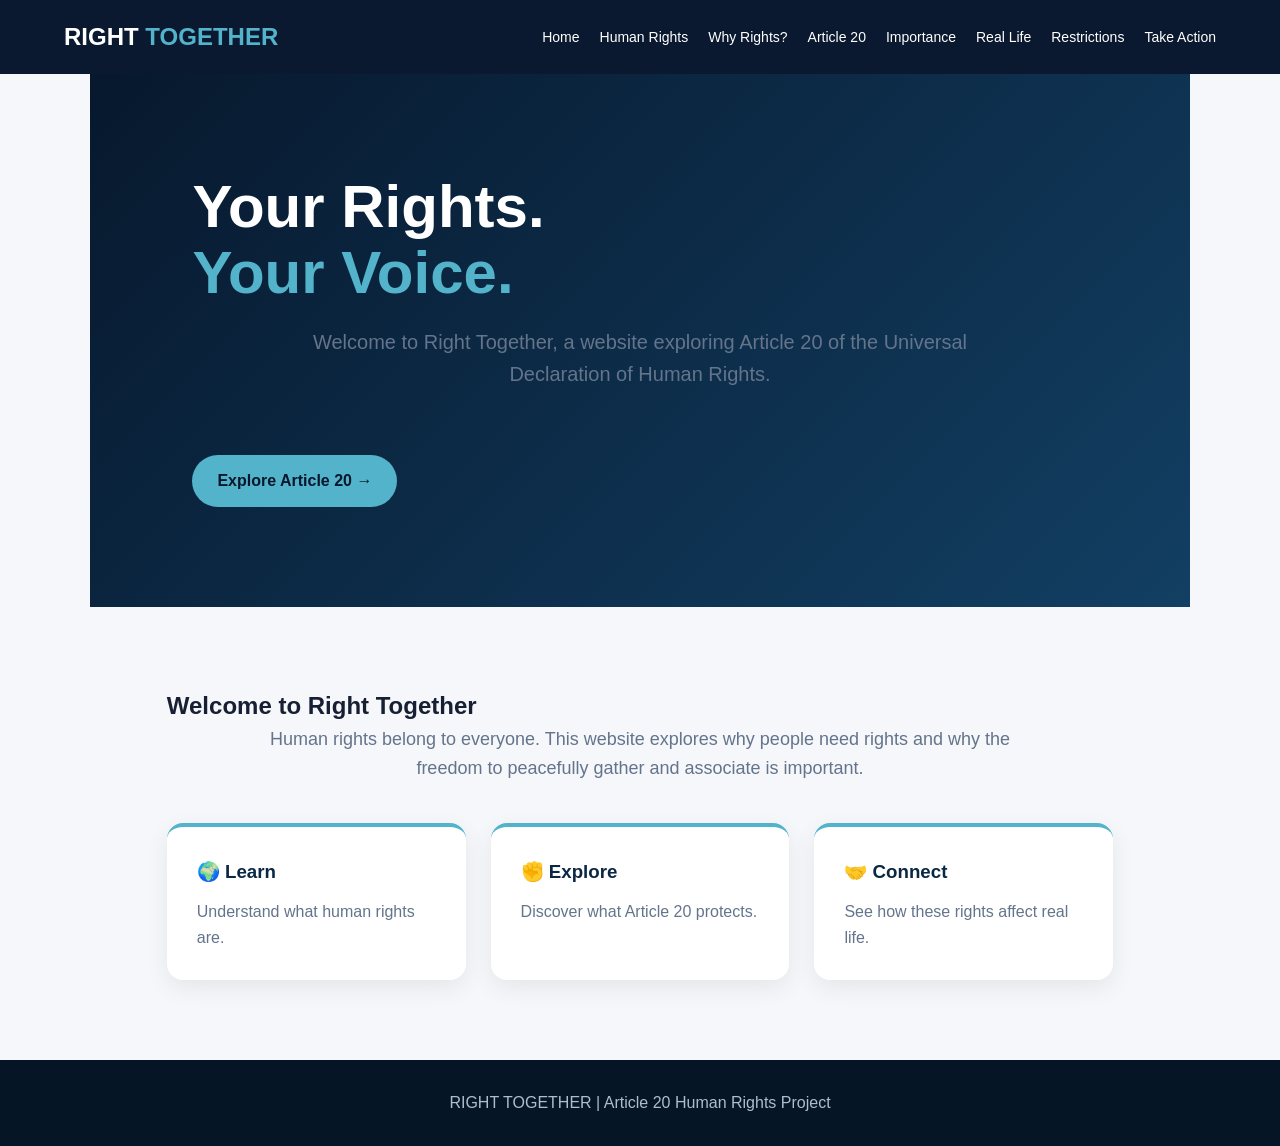
<file: index.html>
<!DOCTYPE html>
<html>
<head>
    <title>Right Together | Home</title>
    <link rel="stylesheet" href="style.css">
</head>

<body>

<nav>
    <h2>RIGHT <span>TOGETHER</span></h2>

    <a href="index.html">Home</a>
    <a href="human-rights.html">Human Rights</a>
    <a href="why-rights.html">Why Rights?</a>
    <a href="article20.html">Article 20</a>
    <a href="importance.html">Importance</a>
    <a href="real-life.html">Real Life</a>
    <a href="restrictions.html">Restrictions</a>
    <a href="take-action.html">Take Action</a>
</nav>

<section class="hero">
    <h1>Your Rights.<br><span>Your Voice.</span></h1>

    <p>
        Welcome to Right Together, a website exploring
        Article 20 of the Universal Declaration of Human Rights.
    </p>

    <a class="button" href="article20.html">
        Explore Article 20 →
    </a>
</section>

<section>
    <h2>Welcome to Right Together</h2>

    <p>
        Human rights belong to everyone. This website explores
        why people need rights and why the freedom to peacefully
        gather and associate is important.
    </p>

    <div class="cards">
        <div class="card">
            <h3>🌍 Learn</h3>
            <p>Understand what human rights are.</p>
        </div>

        <div class="card">
            <h3>✊ Explore</h3>
            <p>Discover what Article 20 protects.</p>
        </div>

        <div class="card">
            <h3>🤝 Connect</h3>
            <p>See how these rights affect real life.</p>
        </div>
    </div>
</section>

<footer>
    RIGHT TOGETHER | Article 20 Human Rights Project
</footer>

</body>
</html>
</file>
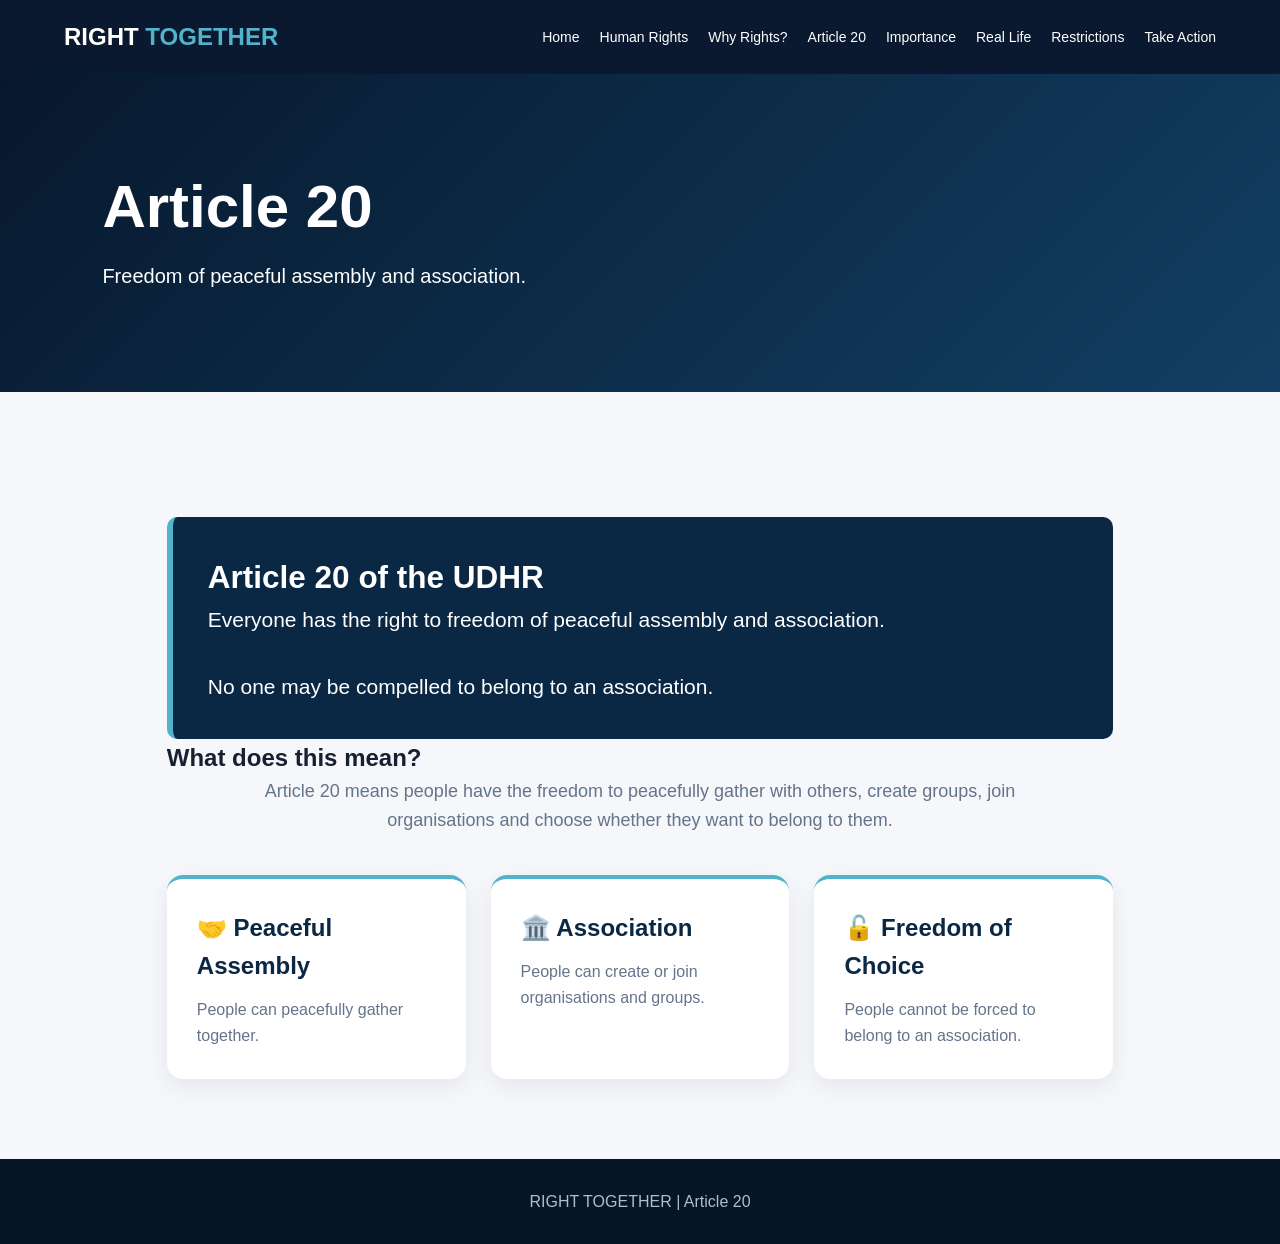
<file: article20.html>
<!DOCTYPE html>
<html>
<head>
    <title>Article 20 | Right Together</title>
    <link rel="stylesheet" href="style.css">
</head>

<body>

<nav>
    <h2>RIGHT <span>TOGETHER</span></h2>

    <a href="index.html">Home</a>
    <a href="human-rights.html">Human Rights</a>
    <a href="why-rights.html">Why Rights?</a>
    <a href="article20.html">Article 20</a>
    <a href="importance.html">Importance</a>
    <a href="real-life.html">Real Life</a>
    <a href="restrictions.html">Restrictions</a>
    <a href="take-action.html">Take Action</a>
</nav>

<header>
    <h1>Article 20</h1>
    <p>Freedom of peaceful assembly and association.</p>
</header>

<section>

    <div class="quote">
        <h2>Article 20 of the UDHR</h2>

        <p>
            Everyone has the right to freedom of peaceful
            assembly and association.
        </p>

        <br>

        <p>
            No one may be compelled to belong to an association.
        </p>
    </div>

    <h2>What does this mean?</h2>

    <p>
        Article 20 means people have the freedom to peacefully
        gather with others, create groups, join organisations
        and choose whether they want to belong to them.
    </p>

    <div class="cards">

        <div class="card">
            <h2>🤝 Peaceful Assembly</h2>
            <p>
                People can peacefully gather together.
            </p>
        </div>

        <div class="card">
            <h2>🏛️ Association</h2>
            <p>
                People can create or join organisations and groups.
            </p>
        </div>

        <div class="card">
            <h2>🔓 Freedom of Choice</h2>
            <p>
                People cannot be forced to belong to an association.
            </p>
        </div>

    </div>

</section>

<footer>
    RIGHT TOGETHER | Article 20
</footer>

</body>
</html>
</file>
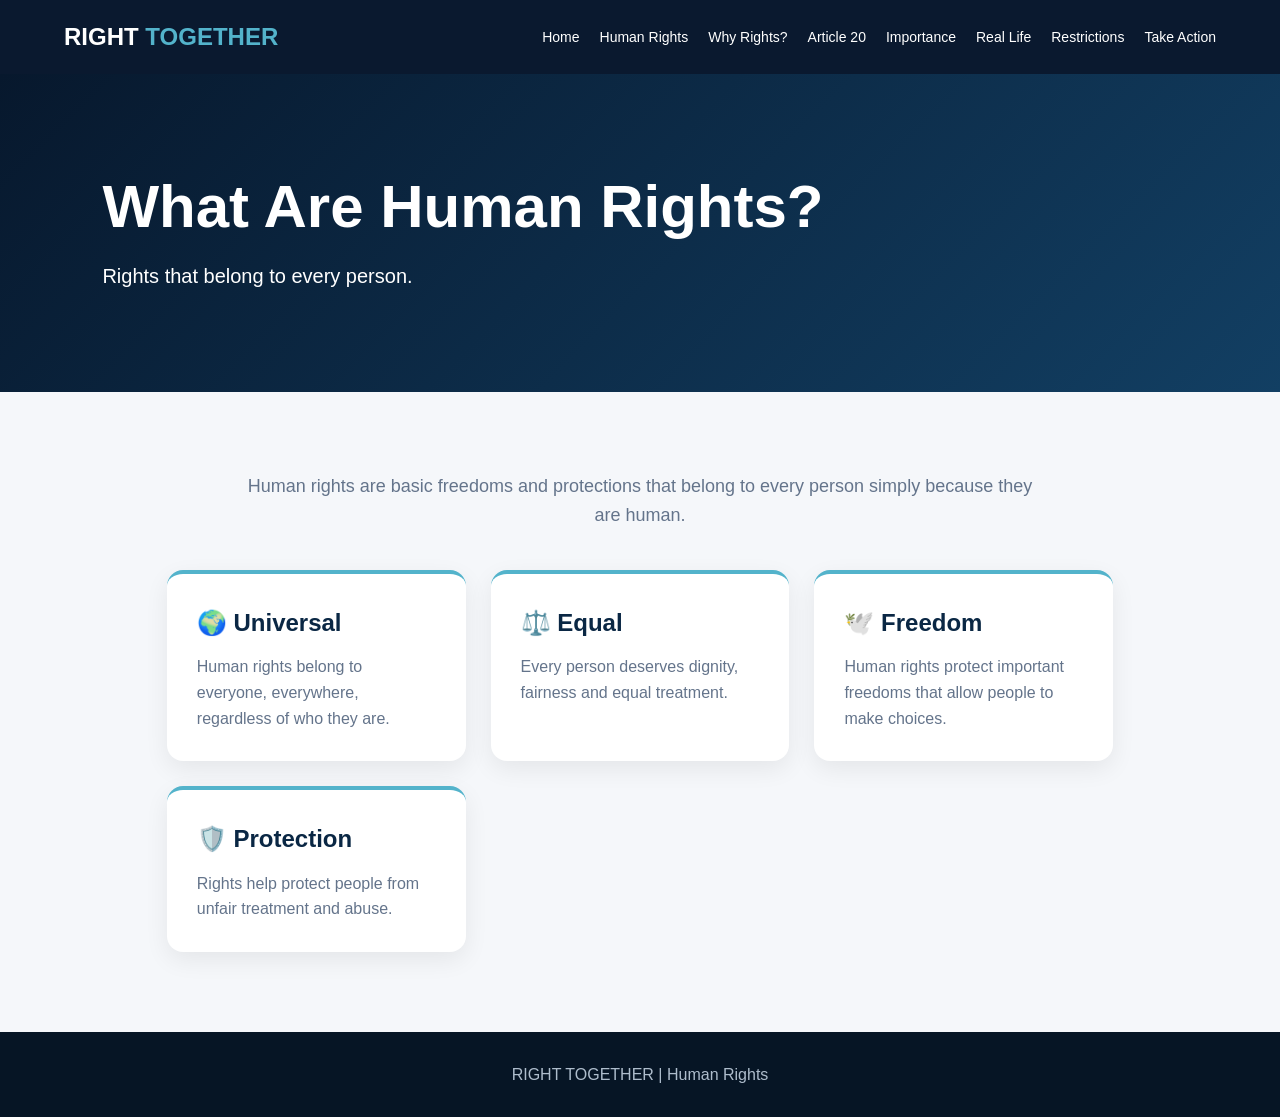
<file: human-right.html>
<!DOCTYPE html>
<html>
<head>
    <title>What Are Human Rights?</title>
    <link rel="stylesheet" href="style.css">
</head>

<body>

<nav>
    <h2>RIGHT <span>TOGETHER</span></h2>

    <a href="index.html">Home</a>
    <a href="human-rights.html">Human Rights</a>
    <a href="why-rights.html">Why Rights?</a>
    <a href="article20.html">Article 20</a>
    <a href="importance.html">Importance</a>
    <a href="real-life.html">Real Life</a>
    <a href="restrictions.html">Restrictions</a>
    <a href="take-action.html">Take Action</a>
</nav>

<header>
    <h1>What Are Human Rights?</h1>
    <p>Rights that belong to every person.</p>
</header>

<section>

    <p>
        Human rights are basic freedoms and protections that
        belong to every person simply because they are human.
    </p>

    <div class="cards">

        <div class="card">
            <h2>🌍 Universal</h2>
            <p>
                Human rights belong to everyone, everywhere,
                regardless of who they are.
            </p>
        </div>

        <div class="card">
            <h2>⚖️ Equal</h2>
            <p>
                Every person deserves dignity, fairness and
                equal treatment.
            </p>
        </div>

        <div class="card">
            <h2>🕊️ Freedom</h2>
            <p>
                Human rights protect important freedoms that
                allow people to make choices.
            </p>
        </div>

        <div class="card">
            <h2>🛡️ Protection</h2>
            <p>
                Rights help protect people from unfair treatment
                and abuse.
            </p>
        </div>

    </div>

</section>

<footer>
    RIGHT TOGETHER | Human Rights
</footer>

</body>
</html>
</file>
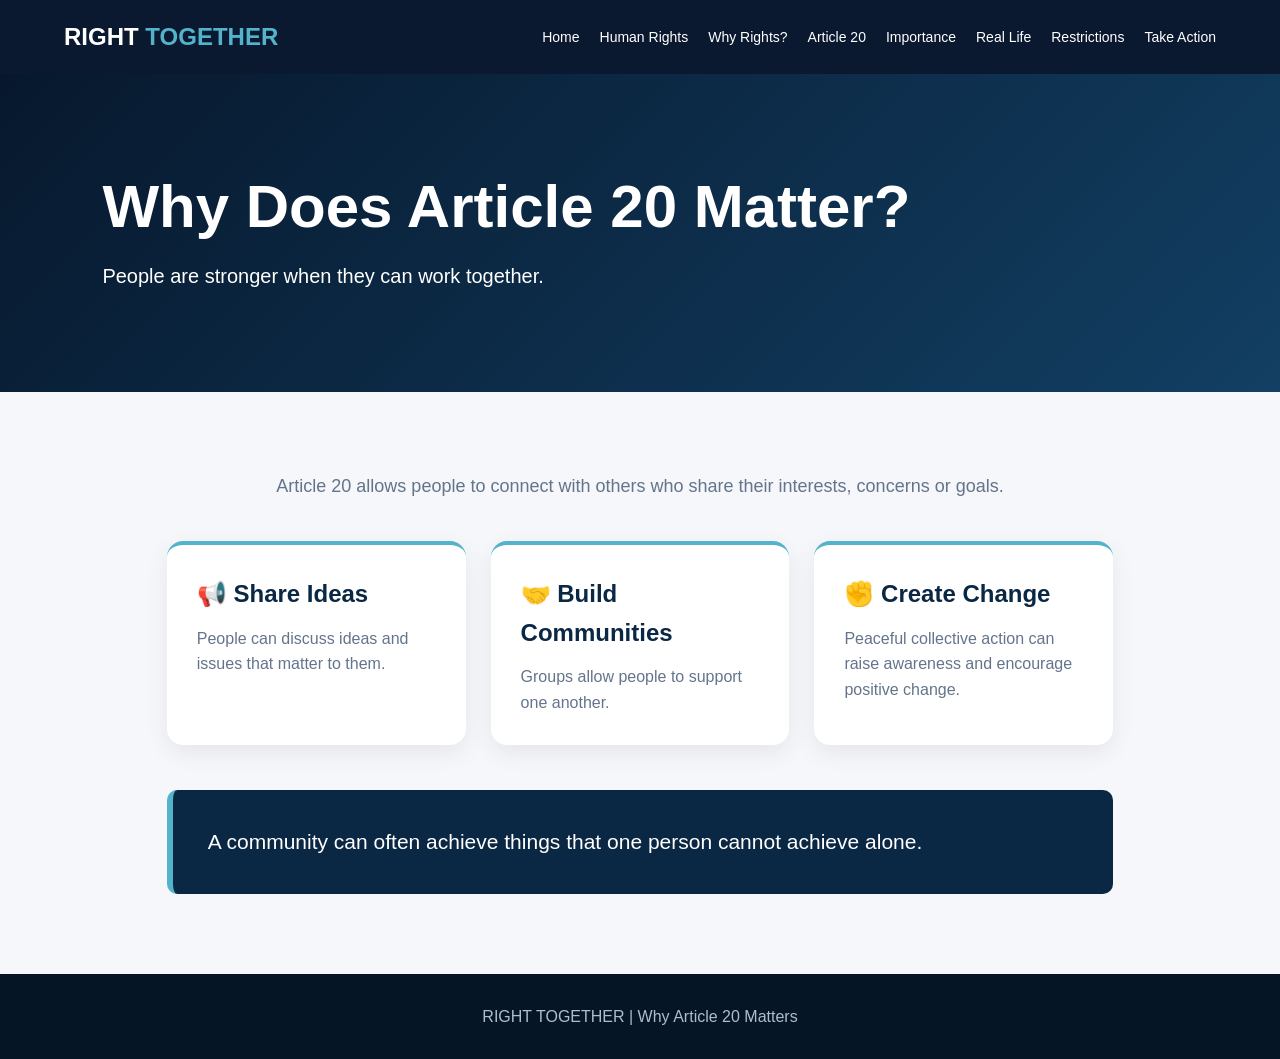
<file: importance.html>
<!DOCTYPE html>
<html>
<head>
    <title>Why Article 20 Matters</title>
    <link rel="stylesheet" href="style.css">
</head>

<body>

<nav>
    <h2>RIGHT <span>TOGETHER</span></h2>

    <a href="index.html">Home</a>
    <a href="human-rights.html">Human Rights</a>
    <a href="why-rights.html">Why Rights?</a>
    <a href="article20.html">Article 20</a>
    <a href="importance.html">Importance</a>
    <a href="real-life.html">Real Life</a>
    <a href="restrictions.html">Restrictions</a>
    <a href="take-action.html">Take Action</a>
</nav>

<header>
    <h1>Why Does Article 20 Matter?</h1>
    <p>People are stronger when they can work together.</p>
</header>

<section>

    <p>
        Article 20 allows people to connect with others who share
        their interests, concerns or goals.
    </p>

    <div class="cards">

        <div class="card">
            <h2>📢 Share Ideas</h2>
            <p>
                People can discuss ideas and issues that matter
                to them.
            </p>
        </div>

        <div class="card">
            <h2>🤝 Build Communities</h2>
            <p>
                Groups allow people to support one another.
            </p>
        </div>

        <div class="card">
            <h2>✊ Create Change</h2>
            <p>
                Peaceful collective action can raise awareness
                and encourage positive change.
            </p>
        </div>

    </div>

    <div class="quote">
        A community can often achieve things that one person
        cannot achieve alone.
    </div>

</section>

<footer>
    RIGHT TOGETHER | Why Article 20 Matters
</footer>

</body>
</html>
</file>
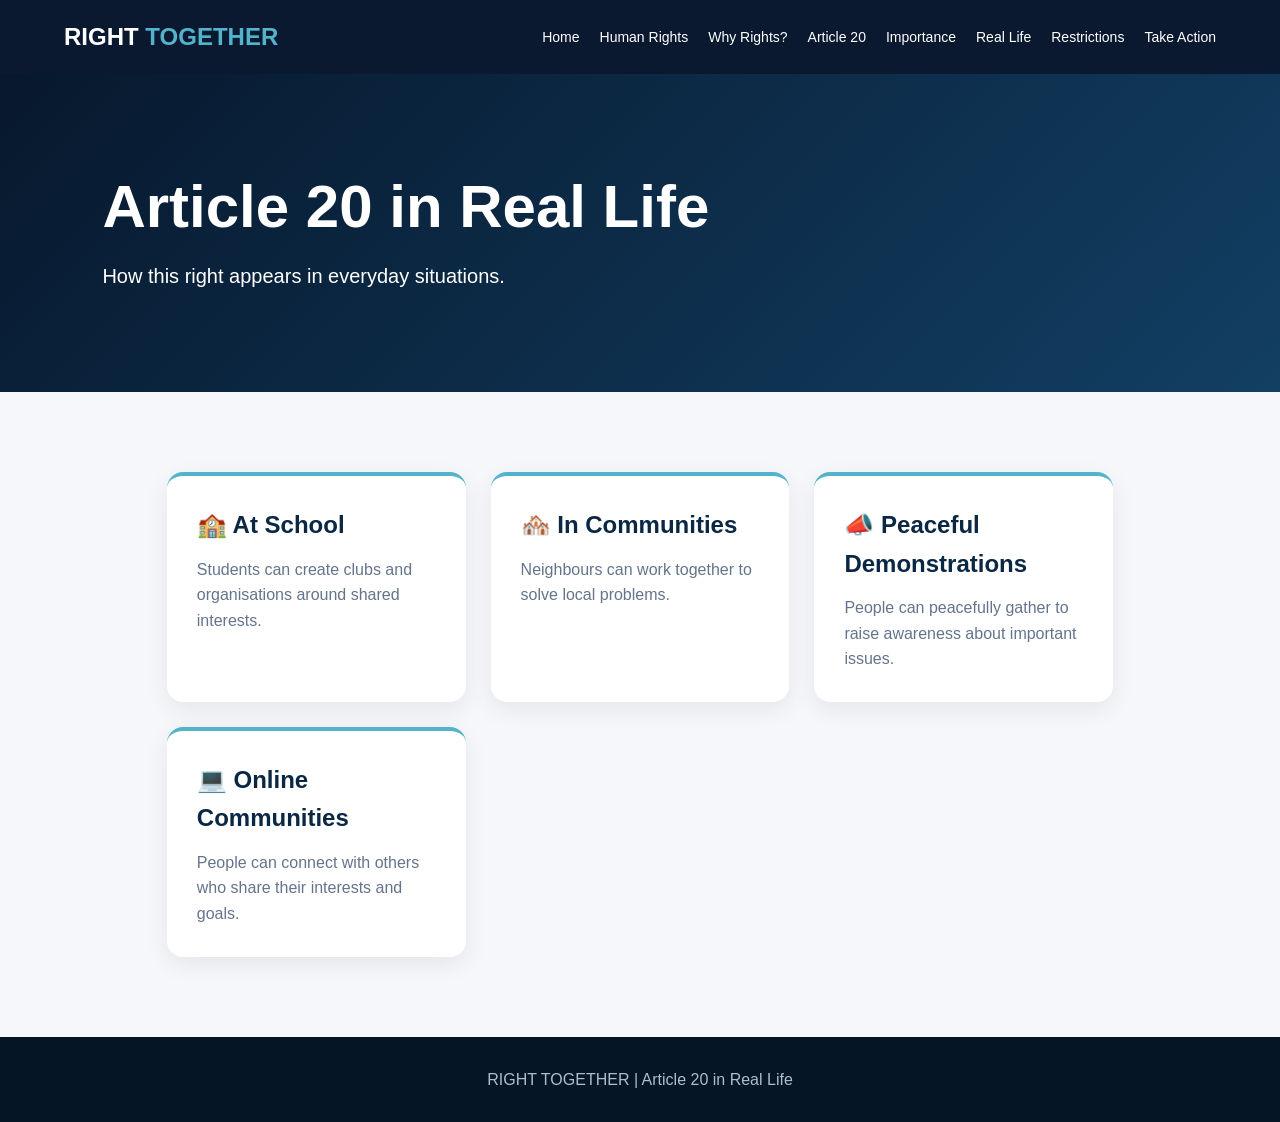
<file: real-life.html>
<!DOCTYPE html>
<html>
<head>
    <title>Article 20 in Real Life</title>
    <link rel="stylesheet" href="style.css">
</head>

<body>

<nav>
    <h2>RIGHT <span>TOGETHER</span></h2>

    <a href="index.html">Home</a>
    <a href="human-rights.html">Human Rights</a>
    <a href="why-rights.html">Why Rights?</a>
    <a href="article20.html">Article 20</a>
    <a href="importance.html">Importance</a>
    <a href="real-life.html">Real Life</a>
    <a href="restrictions.html">Restrictions</a>
    <a href="take-action.html">Take Action</a>
</nav>

<header>
    <h1>Article 20 in Real Life</h1>
    <p>How this right appears in everyday situations.</p>
</header>

<section>

    <div class="cards">

        <div class="card">
            <h2>🏫 At School</h2>
            <p>
                Students can create clubs and organisations
                around shared interests.
            </p>
        </div>

        <div class="card">
            <h2>🏘️ In Communities</h2>
            <p>
                Neighbours can work together to solve
                local problems.
            </p>
        </div>

        <div class="card">
            <h2>📣 Peaceful Demonstrations</h2>
            <p>
                People can peacefully gather to raise awareness
                about important issues.
            </p>
        </div>

        <div class="card">
            <h2>💻 Online Communities</h2>
            <p>
                People can connect with others who share
                their interests and goals.
            </p>
        </div>

    </div>

</section>

<footer>
    RIGHT TOGETHER | Article 20 in Real Life
</footer>

</body>
</html>
</file>
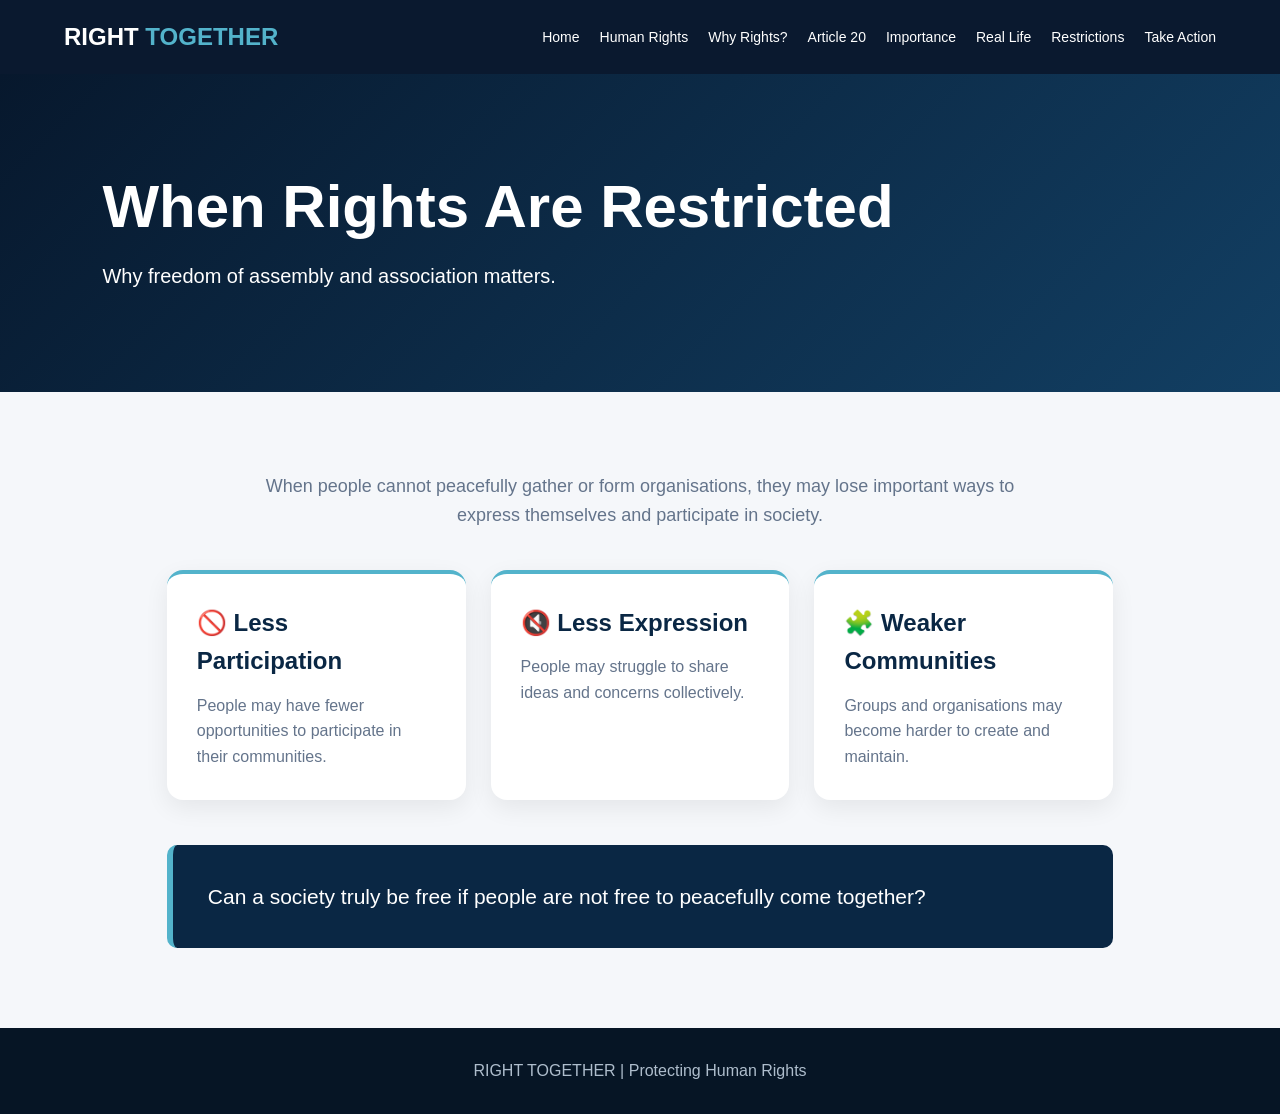
<file: restrictions.html>
<!DOCTYPE html>
<html>
<head>
    <title>When Rights Are Restricted</title>
    <link rel="stylesheet" href="style.css">
</head>

<body>

<nav>
    <h2>RIGHT <span>TOGETHER</span></h2>

    <a href="index.html">Home</a>
    <a href="human-rights.html">Human Rights</a>
    <a href="why-rights.html">Why Rights?</a>
    <a href="article20.html">Article 20</a>
    <a href="importance.html">Importance</a>
    <a href="real-life.html">Real Life</a>
    <a href="restrictions.html">Restrictions</a>
    <a href="take-action.html">Take Action</a>
</nav>

<header>
    <h1>When Rights Are Restricted</h1>
    <p>Why freedom of assembly and association matters.</p>
</header>

<section>

    <p>
        When people cannot peacefully gather or form organisations,
        they may lose important ways to express themselves and
        participate in society.
    </p>

    <div class="cards">

        <div class="card">
            <h2>🚫 Less Participation</h2>
            <p>
                People may have fewer opportunities to participate
                in their communities.
            </p>
        </div>

        <div class="card">
            <h2>🔇 Less Expression</h2>
            <p>
                People may struggle to share ideas and concerns
                collectively.
            </p>
        </div>

        <div class="card">
            <h2>🧩 Weaker Communities</h2>
            <p>
                Groups and organisations may become harder
                to create and maintain.
            </p>
        </div>

    </div>

    <div class="quote">
        Can a society truly be free if people are not free
        to peacefully come together?
    </div>

</section>

<footer>
    RIGHT TOGETHER | Protecting Human Rights
</footer>

</body>
</html>
</file>
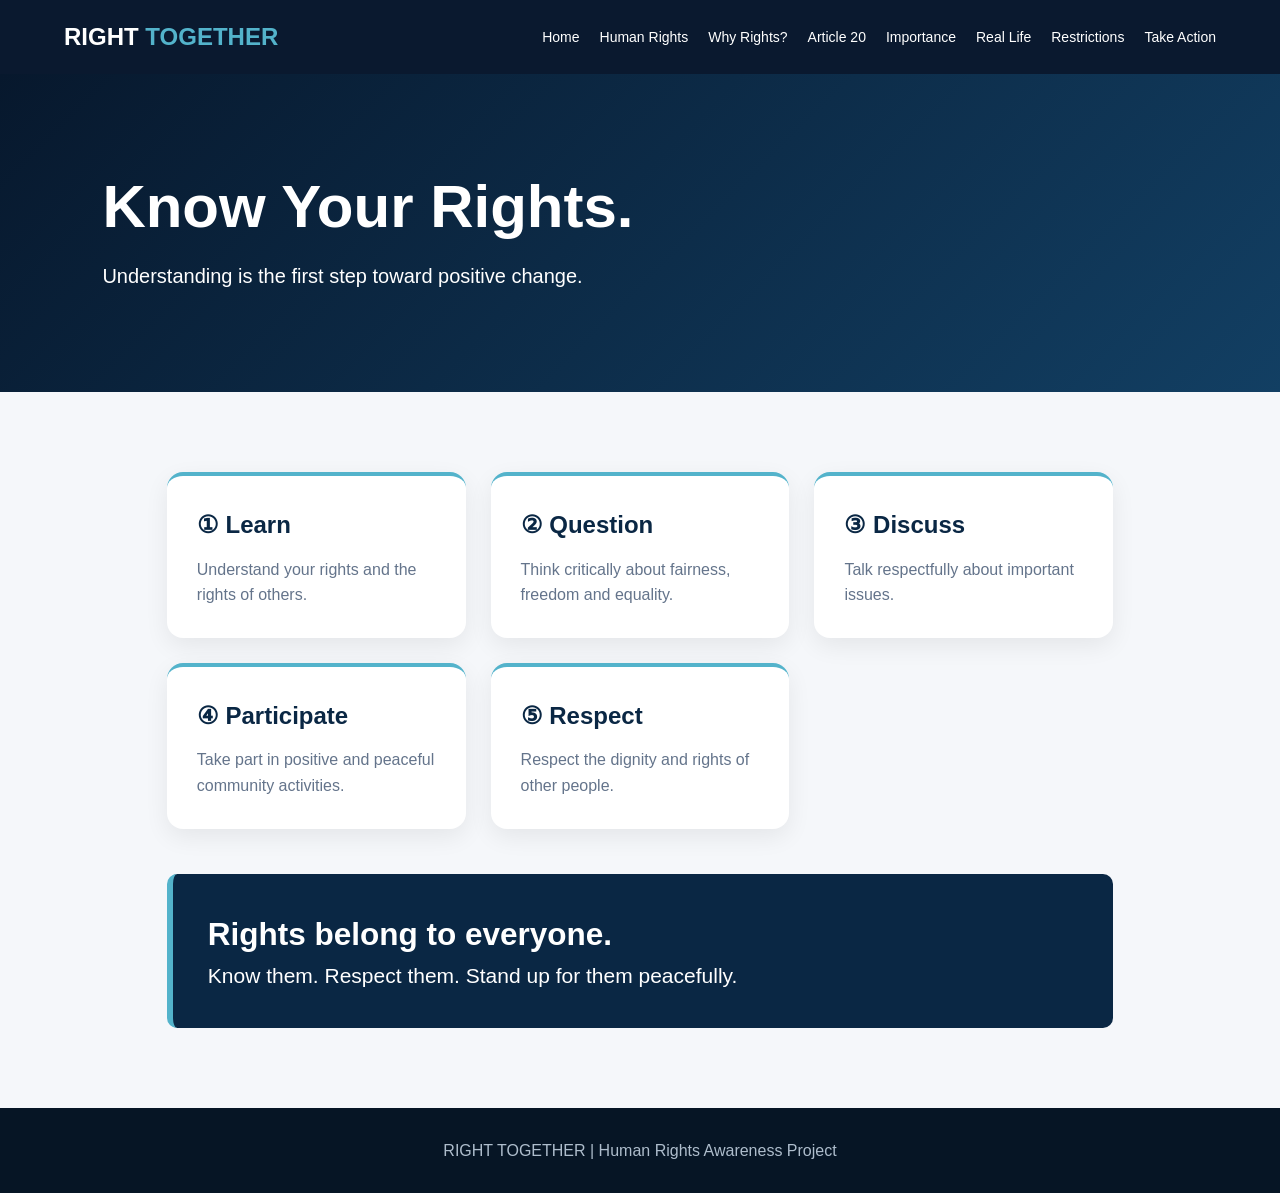
<file: take-action.html>
<!DOCTYPE html>
<html>
<head>
    <title>Take Action | Right Together</title>
    <link rel="stylesheet" href="style.css">
</head>

<body>

<nav>
    <h2>RIGHT <span>TOGETHER</span></h2>

    <a href="index.html">Home</a>
    <a href="human-rights.html">Human Rights</a>
    <a href="why-rights.html">Why Rights?</a>
    <a href="article20.html">Article 20</a>
    <a href="importance.html">Importance</a>
    <a href="real-life.html">Real Life</a>
    <a href="restrictions.html">Restrictions</a>
    <a href="take-action.html">Take Action</a>
</nav>

<header>
    <h1>Know Your Rights.</h1>
    <p>Understanding is the first step toward positive change.</p>
</header>

<section>

    <div class="cards">

        <div class="card">
            <h2>① Learn</h2>
            <p>
                Understand your rights and the rights of others.
            </p>
        </div>

        <div class="card">
            <h2>② Question</h2>
            <p>
                Think critically about fairness, freedom and equality.
            </p>
        </div>

        <div class="card">
            <h2>③ Discuss</h2>
            <p>
                Talk respectfully about important issues.
            </p>
        </div>

        <div class="card">
            <h2>④ Participate</h2>
            <p>
                Take part in positive and peaceful community activities.
            </p>
        </div>

        <div class="card">
            <h2>⑤ Respect</h2>
            <p>
                Respect the dignity and rights of other people.
            </p>
        </div>

    </div>

    <div class="quote">
        <h2>Rights belong to everyone.</h2>
        <p>
            Know them. Respect them. Stand up for them peacefully.
        </p>
    </div>

</section>

<footer>
    RIGHT TOGETHER | Human Rights Awareness Project
</footer>

</body>
</html>
</file>
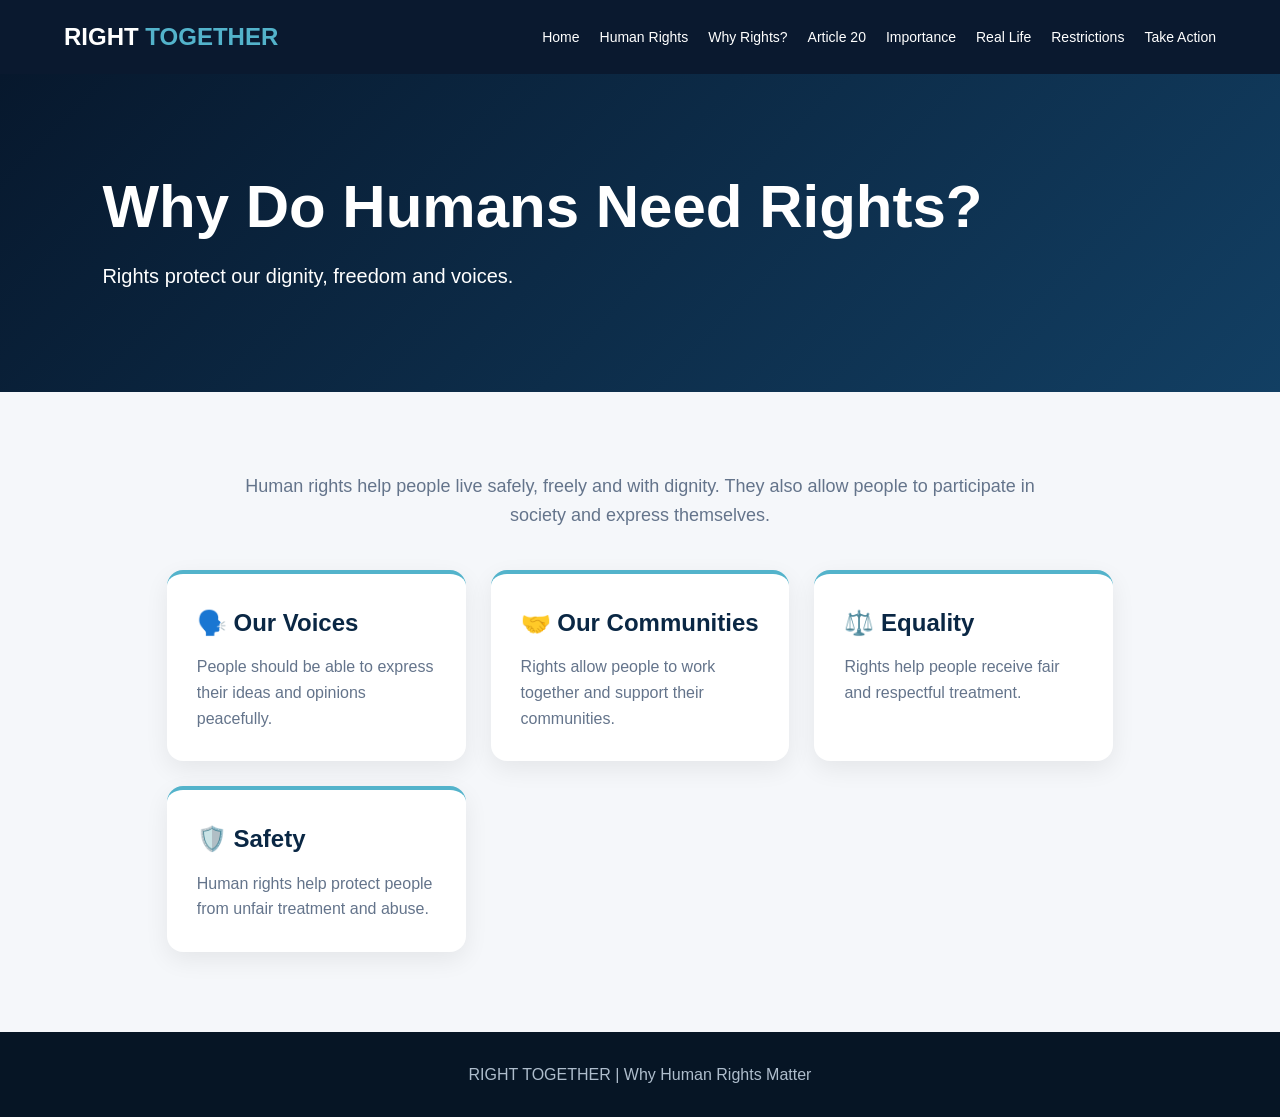
<file: why-rights.html>
<!DOCTYPE html>
<html>
<head>
    <title>Why Do Humans Need Rights?</title>
    <link rel="stylesheet" href="style.css">
</head>

<body>

<nav>
    <h2>RIGHT <span>TOGETHER</span></h2>

    <a href="index.html">Home</a>
    <a href="human-rights.html">Human Rights</a>
    <a href="why-rights.html">Why Rights?</a>
    <a href="article20.html">Article 20</a>
    <a href="importance.html">Importance</a>
    <a href="real-life.html">Real Life</a>
    <a href="restrictions.html">Restrictions</a>
    <a href="take-action.html">Take Action</a>
</nav>

<header>
    <h1>Why Do Humans Need Rights?</h1>
    <p>Rights protect our dignity, freedom and voices.</p>
</header>

<section>

    <p>
        Human rights help people live safely, freely and with
        dignity. They also allow people to participate in society
        and express themselves.
    </p>

    <div class="cards">

        <div class="card">
            <h2>🗣️ Our Voices</h2>
            <p>
                People should be able to express their ideas
                and opinions peacefully.
            </p>
        </div>

        <div class="card">
            <h2>🤝 Our Communities</h2>
            <p>
                Rights allow people to work together and support
                their communities.
            </p>
        </div>

        <div class="card">
            <h2>⚖️ Equality</h2>
            <p>
                Rights help people receive fair and respectful
                treatment.
            </p>
        </div>

        <div class="card">
            <h2>🛡️ Safety</h2>
            <p>
                Human rights help protect people from unfair
                treatment and abuse.
            </p>
        </div>

    </div>

</section>

<footer>
    RIGHT TOGETHER | Why Human Rights Matter
</footer>

</body>
</html>
</file>
<file: style.css>
* {
    margin: 0;
    padding: 0;
    box-sizing: border-box;
}

body {
    font-family: Arial, sans-serif;
    background: #f5f7fa;
    color: #172033;
    line-height: 1.6;
}

nav {
    background: #0a192f;
    padding: 18px 5%;
    display: flex;
    align-items: center;
    gap: 20px;
    flex-wrap: wrap;
}

nav h2 {
    color: white;
    margin-right: auto;
}

nav h2 span {
    color: #53b3cb;
}

nav a {
    color: white;
    text-decoration: none;
    font-size: 14px;
}

nav a:hover {
    color: #53b3cb;
}

.hero,
header {
    background: linear-gradient(135deg, #07182d, #123f63);
    color: white;
    padding: 100px 8%;
}

.hero h1,
header h1 {
    font-size: 60px;
    line-height: 1.1;
    margin-bottom: 20px;
}

.hero h1 span {
    color: #53b3cb;
}

.hero p,
header p {
    font-size: 20px;
    max-width: 700px;
}

.button {
    display: inline-block;
    margin-top: 25px;
    padding: 13px 25px;
    background: #53b3cb;
    color: #07182d;
    border-radius: 30px;
    text-decoration: none;
    font-weight: bold;
}

section {
    max-width: 1100px;
    margin: auto;
    padding: 80px 6%;
}

section > p {
    max-width: 800px;
    margin: 0 auto 40px;
    text-align: center;
    font-size: 18px;
    color: #64748b;
}

.cards {
    display: grid;
    grid-template-columns: repeat(auto-fit, minmax(230px, 1fr));
    gap: 25px;
}

.card {
    background: white;
    padding: 30px;
    border-radius: 16px;
    border-top: 4px solid #53b3cb;
    box-shadow: 0 8px 25px #00000012;
}

.card h2,
.card h3 {
    color: #0a2744;
    margin-bottom: 12px;
}

.card p {
    color: #64748b;
}

.quote {
    background: #0a2744;
    color: white;
    padding: 35px;
    margin-top: 45px;
    border-left: 6px solid #53b3cb;
    border-radius: 10px;
    font-size: 21px;
}

footer {
    background: #061525;
    color: #aebdcc;
    text-align: center;
    padding: 30px;
}

@media (max-width: 800px) {
    nav {
        flex-direction: column;
        align-items: flex-start;
    }

    nav h2 {
        margin-right: 0;
    }

    .hero h1,
    header h1 {
        font-size: 43px;
    }
}
</file>
